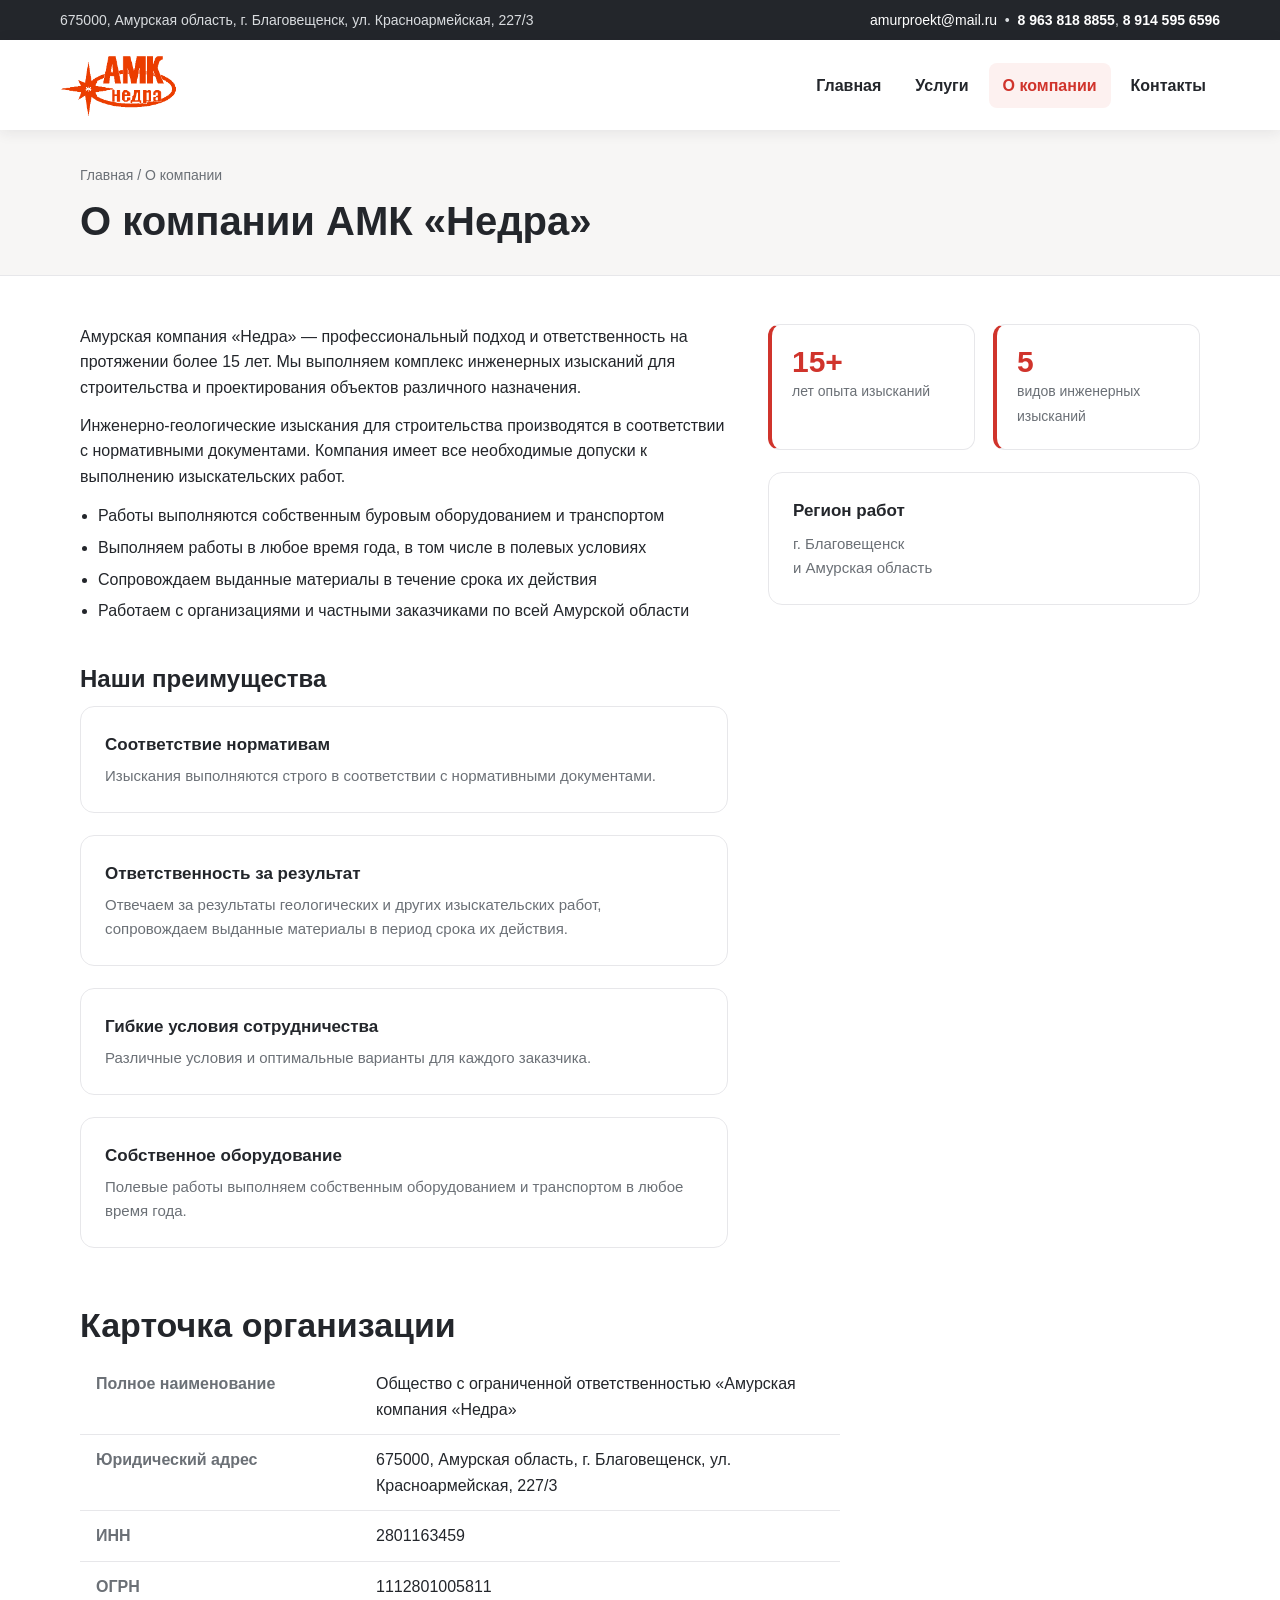
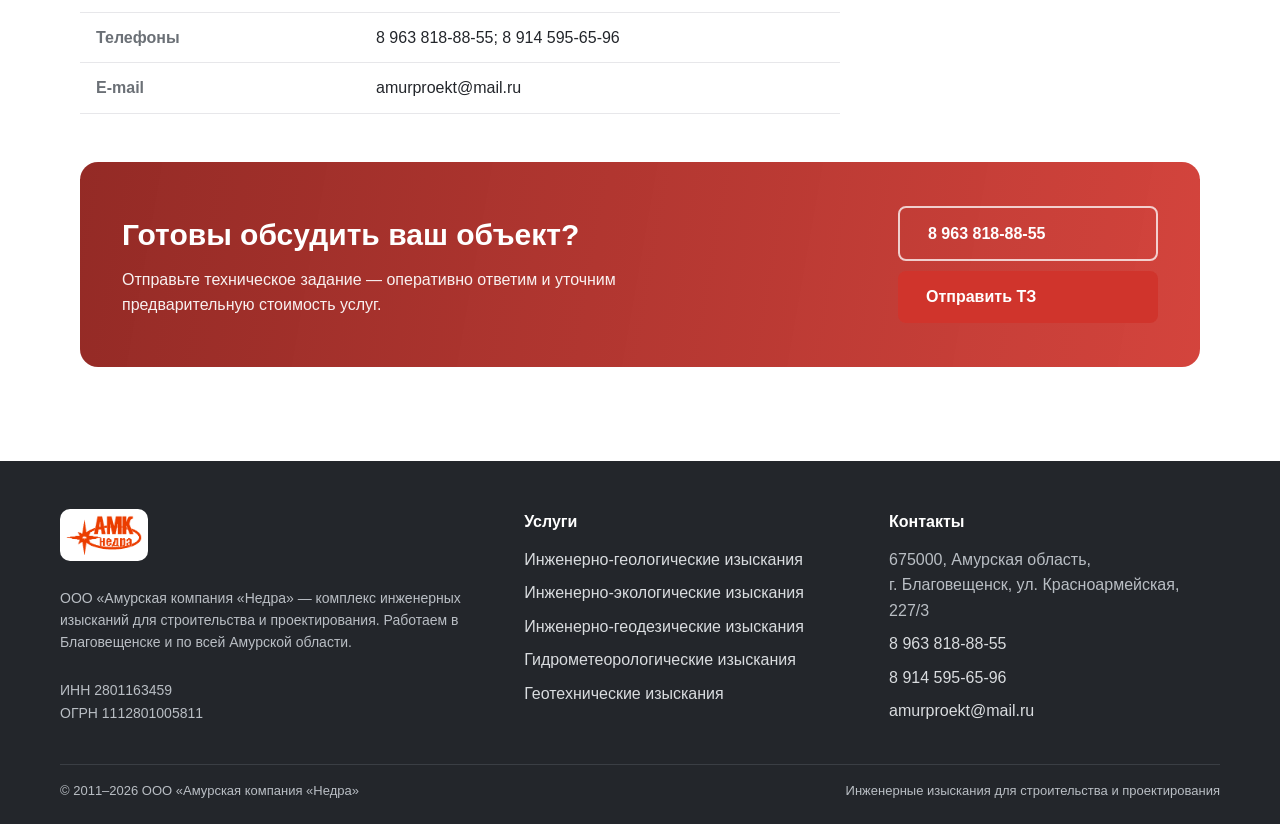
<file: company.html>
<!DOCTYPE html>
<html lang="ru">
<head>
  <meta charset="UTF-8">
  <meta name="viewport" content="width=device-width, initial-scale=1">
  <title>О компании — ООО «Амурская компания «Недра», Благовещенск</title>
  <meta name="description" content="ООО «Амурская компания «Недра»: профессиональный подход и ответственность на протяжении более 15 лет. Инженерные изыскания для строительства и проектирования в Амурской области. Реквизиты организации.">
  <link rel="icon" href="img/logo.png" type="image/png">
  <link rel="stylesheet" href="css/style.css">
</head>
<body>

<div class="topbar">
  <div class="container topbar-in">
    <span>675000, Амурская область, г. Благовещенск, ул. Красноармейская, 227/3</span>
    <span><a href="mailto:amurproekt@mail.ru">amurproekt@mail.ru</a> &nbsp;•&nbsp; <b><a href="tel:+79638188855">8 963 818 8855</a></b>, <b><a href="tel:+79145956596">8 914 595 6596</a></b></span>
  </div>
</div>

<header class="header">
  <input type="checkbox" id="nav-toggle" class="nav-toggle-input">
  <div class="container header-in">
    <a href="index.html" class="logo"><img src="img/logo.png" alt="АМК Недра"></a>
    <label for="nav-toggle" class="burger" aria-label="Открыть меню"><span></span></label>
    <nav class="nav">
      <ul>
        <li><a href="index.html">Главная</a></li>
        <li class="has-sub"><a href="index.html#services">Услуги</a>
          <ul class="sub">
            <li><a href="services/geologiya.html">Инженерно-геологические изыскания</a></li>
            <li><a href="services/ekologiya.html">Инженерно-экологические изыскания</a></li>
            <li><a href="services/geodeziya.html">Инженерно-геодезические изыскания</a></li>
            <li><a href="services/gidrometeorologiya.html">Инженерно-гидрометеорологические изыскания</a></li>
            <li><a href="services/geotehnika.html">Инженерно-геотехнические изыскания</a></li>
          </ul>
        </li>
        <li class="active"><a href="company.html">О компании</a></li>
        <li><a href="contacts.html">Контакты</a></li>
      </ul>
    </nav>
  </div>
</header>

<div class="page-head">
  <div class="container">
    <div class="crumbs"><a href="index.html">Главная</a> / О компании</div>
    <h1>О компании АМК «Недра»</h1>
  </div>
</div>

<main class="content">
  <div class="container">
    <div class="about-grid">
      <div class="about-text">
        <p>Амурская компания «Недра» — профессиональный подход и ответственность на протяжении более 15 лет. Мы выполняем комплекс инженерных изысканий для строительства и проектирования объектов различного назначения.</p>
        <p>Инженерно-геологические изыскания для строительства производятся в соответствии с нормативными документами. Компания имеет все необходимые допуски к выполнению изыскательских работ.</p>
        <ul>
          <li>Работы выполняются собственным буровым оборудованием и транспортом</li>
          <li>Выполняем работы в любое время года, в том числе в полевых условиях</li>
          <li>Сопровождаем выданные материалы в течение срока их действия</li>
          <li>Работаем с организациями и частными заказчиками по всей Амурской области</li>
        </ul>

        <h2 class="section-title" style="font-size:24px;margin-top:40px;">Наши преимущества</h2>
        <div class="adv" style="grid-template-columns:1fr;">
          <div class="adv-item"><b>Соответствие нормативам</b><p>Изыскания выполняются строго в соответствии с нормативными документами.</p></div>
          <div class="adv-item"><b>Ответственность за результат</b><p>Отвечаем за результаты геологических и других изыскательских работ, сопровождаем выданные материалы в период срока их действия.</p></div>
          <div class="adv-item"><b>Гибкие условия сотрудничества</b><p>Различные условия и оптимальные варианты для каждого заказчика.</p></div>
          <div class="adv-item"><b>Собственное оборудование</b><p>Полевые работы выполняем собственным оборудованием и транспортом в любое время года.</p></div>
        </div>
      </div>

      <aside>
        <div class="numbers">
          <div class="number"><b>15+</b><span>лет опыта изысканий</span></div>
          <div class="number"><b>5</b><span>видов инженерных изысканий</span></div>
        </div>

        <div class="contact-card" style="margin-top:22px;">
          <b>Регион работ</b>
          <p style="color:var(--gray);font-size:15px;">г. Благовещенск<br>и Амурская область</p>
        </div>
      </aside>
    </div>

    <h2 class="section-title" style="margin-top:56px;">Карточка организации</h2>
    <table class="requisites">
      <tr><th>Полное наименование</th><td>Общество с ограниченной ответственностью «Амурская компания «Недра»</td></tr>
      <tr><th>Юридический адрес</th><td>675000, Амурская область, г. Благовещенск, ул. Красноармейская, 227/3</td></tr>
      <tr><th>ИНН</th><td>2801163459</td></tr>
      <tr><th>ОГРН</th><td>1112801005811</td></tr>
      
      <tr><th>Телефоны</th><td>8 963 818-88-55; 8 914 595-65-96</td></tr>
      <tr><th>E-mail</th><td>amurproekt@mail.ru</td></tr>
    </table>

    <div class="cta" style="margin-top:48px;">
      <div>
        <h2>Готовы обсудить ваш объект?</h2>
        <p>Отправьте техническое задание — оперативно ответим и уточним предварительную стоимость услуг.</p>
      </div>
      <div class="cta-actions">
        <a class="btn btn-outline" href="tel:+79638188855">8 963 818-88-55</a>
        <a class="btn btn-red" href="mailto:amurproekt@mail.ru">Отправить ТЗ</a>
      </div>
    </div>
  </div>
</main>

<footer class="footer">
  <div class="container footer-in">
    <div>
      <div class="logo-line"><img src="img/logo.png" alt="АМК Недра"></div>
      <br>
      <p>ООО «Амурская компания «Недра» — комплекс инженерных изысканий для строительства и проектирования. Работаем в Благовещенске и по всей Амурской области.</p>
      <br>
      <p>ИНН 2801163459<br>ОГРН 1112801005811</p>
    </div>
    <div>
      <h4>Услуги</h4>
      <ul>
        <li><a href="services/geologiya.html">Инженерно-геологические изыскания</a></li>
        <li><a href="services/ekologiya.html">Инженерно-экологические изыскания</a></li>
        <li><a href="services/geodeziya.html">Инженерно-геодезические изыскания</a></li>
        <li><a href="services/gidrometeorologiya.html">Гидрометеорологические изыскания</a></li>
        <li><a href="services/geotehnika.html">Геотехнические изыскания</a></li>
      </ul>
    </div>
    <div>
      <h4>Контакты</h4>
      <ul>
        <li>675000, Амурская область,<br>г. Благовещенск, ул. Красноармейская, 227/3</li>
        <li><a href="tel:+79638188855">8 963 818-88-55</a></li>
        <li><a href="tel:+79145956596">8 914 595-65-96</a></li>
        <li><a href="mailto:amurproekt@mail.ru">amurproekt@mail.ru</a></li>
      </ul>
    </div>
  </div>
  <div class="container copy">
    <span>© 2011–2026 ООО «Амурская компания «Недра»</span>
    <span>Инженерные изыскания для строительства и проектирования</span>
  </div>
</footer>

<script src="js/main.js"></script>
</body>
</html>
</file>
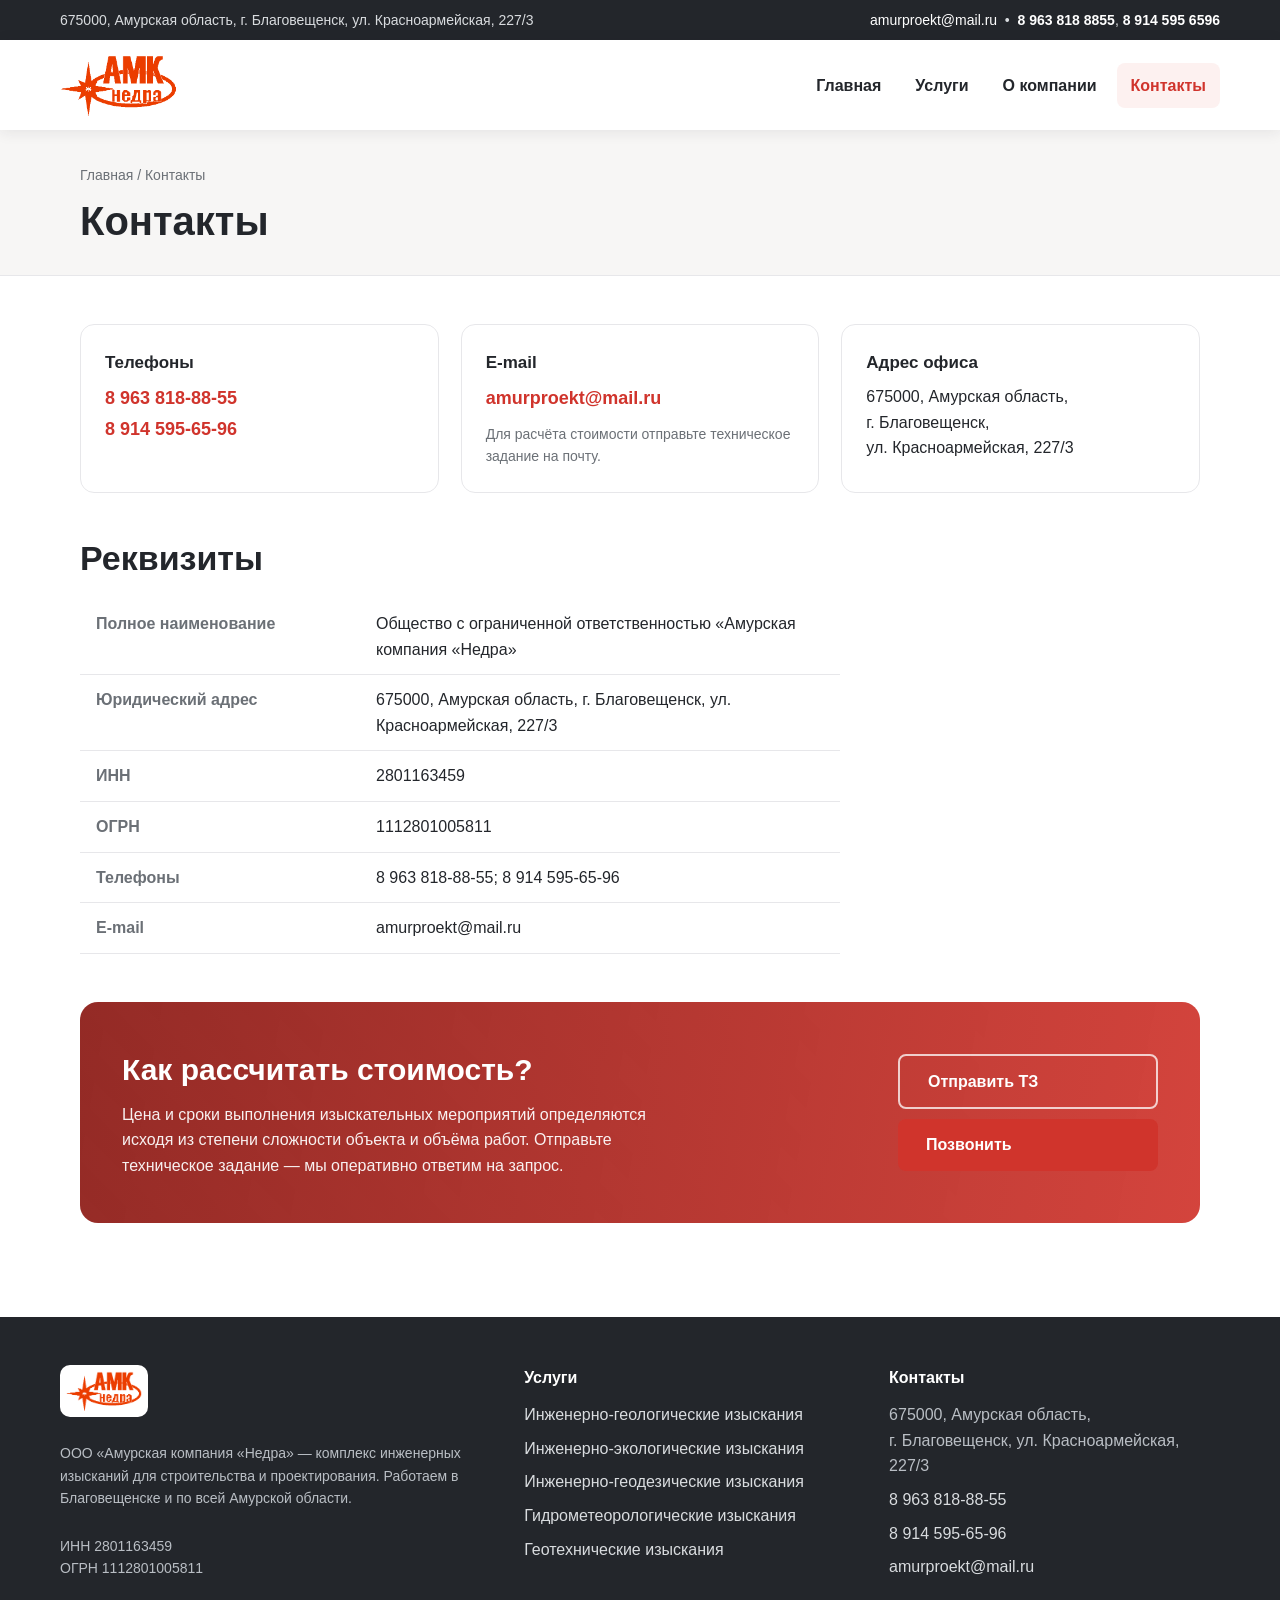
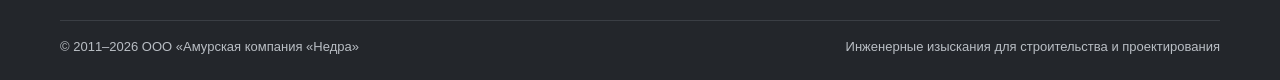
<file: contacts.html>
<!DOCTYPE html>
<html lang="ru">
<head>
  <meta charset="UTF-8">
  <meta name="viewport" content="width=device-width, initial-scale=1">
  <title>Контакты — ООО «Амурская компания «Недра», Благовещенск</title>
  <meta name="description" content="Контакты ООО «Амурская компания «Недра»: г. Благовещенск, ул. Красноармейская, 227/3. Тел.: 8 963 818-88-55, 8 914 595-65-96. E-mail: amurproekt@mail.ru. Реквизиты организации.">
  <link rel="icon" href="img/logo.png" type="image/png">
  <link rel="stylesheet" href="css/style.css">
</head>
<body>

<div class="topbar">
  <div class="container topbar-in">
    <span>675000, Амурская область, г. Благовещенск, ул. Красноармейская, 227/3</span>
    <span><a href="mailto:amurproekt@mail.ru">amurproekt@mail.ru</a> &nbsp;•&nbsp; <b><a href="tel:+79638188855">8 963 818 8855</a></b>, <b><a href="tel:+79145956596">8 914 595 6596</a></b></span>
  </div>
</div>

<header class="header">
  <input type="checkbox" id="nav-toggle" class="nav-toggle-input">
  <div class="container header-in">
    <a href="index.html" class="logo"><img src="img/logo.png" alt="АМК Недра"></a>
    <label for="nav-toggle" class="burger" aria-label="Открыть меню"><span></span></label>
    <nav class="nav">
      <ul>
        <li><a href="index.html">Главная</a></li>
        <li class="has-sub"><a href="index.html#services">Услуги</a>
          <ul class="sub">
            <li><a href="services/geologiya.html">Инженерно-геологические изыскания</a></li>
            <li><a href="services/ekologiya.html">Инженерно-экологические изыскания</a></li>
            <li><a href="services/geodeziya.html">Инженерно-геодезические изыскания</a></li>
            <li><a href="services/gidrometeorologiya.html">Инженерно-гидрометеорологические изыскания</a></li>
            <li><a href="services/geotehnika.html">Инженерно-геотехнические изыскания</a></li>
          </ul>
        </li>
        <li><a href="company.html">О компании</a></li>
        <li class="active"><a href="contacts.html">Контакты</a></li>
      </ul>
    </nav>
  </div>
</header>

<div class="page-head">
  <div class="container">
    <div class="crumbs"><a href="index.html">Главная</a> / Контакты</div>
    <h1>Контакты</h1>
  </div>
</div>

<main class="content">
  <div class="container">
    <div class="contacts-grid">
      <div class="contact-card">
        <b>Телефоны</b>
        <a href="tel:+79638188855">8 963 818-88-55</a>
        <a href="tel:+79145956596">8 914 595-65-96</a>
      </div>
      <div class="contact-card">
        <b>E-mail</b>
        <a href="mailto:amurproekt@mail.ru">amurproekt@mail.ru</a>
        <p style="color:var(--gray);font-size:14px;margin-top:10px;">Для расчёта стоимости отправьте техническое задание на почту.</p>
      </div>
      <div class="contact-card">
        <b>Адрес офиса</b>
        <p style="font-size:16px;">675000, Амурская область,<br>г. Благовещенск,<br>ул. Красноармейская, 227/3</p>
      </div>
    </div>

    <h2 class="section-title" style="margin-bottom:20px;">Реквизиты</h2>
    <table class="requisites">
      <tr><th>Полное наименование</th><td>Общество с ограниченной ответственностью «Амурская компания «Недра»</td></tr>
      <tr><th>Юридический адрес</th><td>675000, Амурская область, г. Благовещенск, ул. Красноармейская, 227/3</td></tr>
      <tr><th>ИНН</th><td>2801163459</td></tr>
      <tr><th>ОГРН</th><td>1112801005811</td></tr>
      
      <tr><th>Телефоны</th><td>8 963 818-88-55; 8 914 595-65-96</td></tr>
      <tr><th>E-mail</th><td>amurproekt@mail.ru</td></tr>
    </table>

    <div class="cta" style="margin-top:48px;">
      <div>
        <h2>Как рассчитать стоимость?</h2>
        <p>Цена и сроки выполнения изыскательных мероприятий определяются исходя из степени сложности объекта и объёма работ. Отправьте техническое задание — мы оперативно ответим на запрос.</p>
      </div>
      <div class="cta-actions">
        <a class="btn btn-outline" href="mailto:amurproekt@mail.ru">Отправить ТЗ</a>
        <a class="btn btn-red" href="tel:+79638188855">Позвонить</a>
      </div>
    </div>
  </div>
</main>

<footer class="footer">
  <div class="container footer-in">
    <div>
      <div class="logo-line"><img src="img/logo.png" alt="АМК Недра"></div>
      <br>
      <p>ООО «Амурская компания «Недра» — комплекс инженерных изысканий для строительства и проектирования. Работаем в Благовещенске и по всей Амурской области.</p>
      <br>
      <p>ИНН 2801163459<br>ОГРН 1112801005811</p>
    </div>
    <div>
      <h4>Услуги</h4>
      <ul>
        <li><a href="services/geologiya.html">Инженерно-геологические изыскания</a></li>
        <li><a href="services/ekologiya.html">Инженерно-экологические изыскания</a></li>
        <li><a href="services/geodeziya.html">Инженерно-геодезические изыскания</a></li>
        <li><a href="services/gidrometeorologiya.html">Гидрометеорологические изыскания</a></li>
        <li><a href="services/geotehnika.html">Геотехнические изыскания</a></li>
      </ul>
    </div>
    <div>
      <h4>Контакты</h4>
      <ul>
        <li>675000, Амурская область,<br>г. Благовещенск, ул. Красноармейская, 227/3</li>
        <li><a href="tel:+79638188855">8 963 818-88-55</a></li>
        <li><a href="tel:+79145956596">8 914 595-65-96</a></li>
        <li><a href="mailto:amurproekt@mail.ru">amurproekt@mail.ru</a></li>
      </ul>
    </div>
  </div>
  <div class="container copy">
    <span>© 2011–2026 ООО «Амурская компания «Недра»</span>
    <span>Инженерные изыскания для строительства и проектирования</span>
  </div>
</footer>

<script src="js/main.js"></script>
</body>
</html>
</file>
<file: css/style.css>
:root {
  --red: #d0342c;
  --red-dark: #a8261f;
  --red-deep: #8e1f1a;
  --ink: #23262b;
  --gray: #6b7076;
  --line: #e7e7ea;
  --bg-soft: #f7f6f5;
  --white: #ffffff;
  --shadow: 0 10px 30px rgba(35, 38, 43, .08);
}

* { margin: 0; padding: 0; box-sizing: border-box; }

html { scroll-behavior: smooth; }
html, body { overflow-x: hidden; }

body {
  font-family: "Segoe UI", Arial, Helvetica, sans-serif;
  color: var(--ink);
  background: var(--white);
  line-height: 1.6;
}

img { display: block; max-width: 100%; }

a { color: var(--red); text-decoration: none; transition: color .22s ease, background-color .22s ease, border-color .22s ease; }
a:hover { text-decoration: underline; }

.container { max-width: 1160px; margin: 0 auto; padding: 0 20px; }

.section { padding: 64px 0; }
.section.soft { background: var(--bg-soft); }

.section-title {
  font-size: clamp(24px, 3vw, 34px);
  line-height: 1.25;
  margin-bottom: 12px;
}

.section-sub {
  color: var(--gray);
  max-width: 720px;
  margin-bottom: 36px;
}

.red-bar { width: 56px; height: 4px; background: var(--red); border-radius: 2px; margin-bottom: 18px; }

.btn {
  display: inline-block;
  padding: 13px 28px;
  border-radius: 8px;
  font-weight: 600;
  font-size: 16px;
  transition: background-color .25s ease, color .25s ease, border-color .25s ease, transform .25s ease, box-shadow .25s ease;
}
.btn:hover { text-decoration: none; transform: translateY(-1px); }
.btn-red { background: var(--red); color: #fff; }
.btn-red:hover { background: var(--red-dark); }
.btn-outline { border: 2px solid rgba(255,255,255,.75); color: #fff; }
.btn-outline:hover { background: rgba(255,255,255,.12); }
.btn-dark { border: 2px solid var(--red); color: var(--red); }
.btn-dark:hover { background: var(--red); color: #fff; }

.topbar { background: var(--ink); color: #d9dcdf; font-size: 14px; }
.topbar-in { display: flex; justify-content: space-between; align-items: center; gap: 16px; padding: 9px 0; flex-wrap: wrap; }
.topbar a { color: #fff; }
.topbar span b { color: #fff; }

.header { position: sticky; top: 0; z-index: 50; background: #fff; box-shadow: 0 2px 14px rgba(35,38,43,.09); }
.header-in { display: flex; align-items: center; gap: 28px; padding: 14px 0; }
.logo img { height: 62px; width: auto; }
.nav-toggle-input { display: none; }
.nav { margin-left: auto; }
.nav ul { list-style: none; display: flex; gap: 6px; align-items: center; }
.nav a { display: block; padding: 10px 14px; color: var(--ink); font-weight: 600; border-radius: 8px; }
.nav a:hover, .nav .active > a { color: var(--red); text-decoration: none; background: #fdf1f0; }
.has-sub { position: relative; }
.nav ul.sub {
  position: absolute; top: 100%; left: 0; min-width: 320px;
  background: #fff; border: 1px solid var(--line); border-radius: 10px;
  box-shadow: var(--shadow); padding: 8px;
  flex-direction: column; gap: 2px !important;
  opacity: 0; visibility: hidden; transform: translateY(12px);
  pointer-events: none;
  transition: opacity .28s ease, transform .28s ease, visibility 0s linear .28s;
}
.has-sub:hover ul.sub {
  opacity: 1; visibility: visible; transform: translateY(0);
  pointer-events: auto;
  transition: opacity .28s ease, transform .28s ease;
}
.sub a { font-weight: 500 !important; white-space: nowrap; }
.burger { display: none; margin-left: auto; width: 44px; height: 44px; border: 1px solid var(--line); border-radius: 8px; cursor: pointer; position: relative; }
.burger span { position: absolute; left: 11px; right: 11px; top: 19px; height: 2px; background: var(--ink); transition: .2s; }
.burger span::before, .burger span::after { content: ""; position: absolute; left: 0; right: 0; height: 2px; background: var(--ink); transition: .2s; }
.burger span::before { top: -7px; }
.burger span::after { top: 7px; }

.hero {
  position: relative;
  background:
    linear-gradient(100deg, rgba(142,31,26,.94) 8%, rgba(208,52,44,.9) 55%, rgba(168,38,31,.88) 100%),
    repeating-linear-gradient(45deg, rgba(255,255,255,.05) 0 22px, transparent 22px 44px);
  color: #fff;
}
.hero-in { padding: 84px 0 92px; max-width: 800px; }
.hero-kicker { display: inline-flex; align-items: center; gap: 10px; background: rgba(255,255,255,.14); border: 1px solid rgba(255,255,255,.35); padding: 7px 16px; border-radius: 999px; font-size: 14px; font-weight: 600; letter-spacing: .04em; text-transform: uppercase; }
.hero h1 { font-size: clamp(30px, 4.6vw, 52px); line-height: 1.15; margin: 22px 0 16px; }
.hero p { font-size: clamp(16px, 2vw, 20px); opacity: .95; max-width: 640px; }
.hero-actions { display: flex; gap: 14px; flex-wrap: wrap; margin-top: 30px; }
.hero-facts { display: flex; gap: 40px; flex-wrap: wrap; margin-top: 46px; }
.fact b { display: block; font-size: 30px; line-height: 1.1; }
.fact span { font-size: 14px; opacity: .85; }

.cards { display: grid; grid-template-columns: repeat(3, 1fr); gap: 22px; }
.card {
  background: #fff; border: 1px solid var(--line); border-radius: 14px;
  padding: 26px; display: flex; flex-direction: column; gap: 12px;
  transition: box-shadow .35s ease, transform .35s ease, border-color .35s ease;
}
.card:hover { box-shadow: var(--shadow); transform: translateY(-3px); border-color: #f0cfcd; }
.card h3 { font-size: 19px; line-height: 1.3; }
.card p { color: var(--gray); font-size: 15px; flex-grow: 1; }
.card .more { font-weight: 700; }
.icon-badge {
  width: 54px; height: 54px; border-radius: 12px; background: #fdf1f0;
  display: grid; place-items: center; color: var(--red);
}

.adv { display: grid; grid-template-columns: repeat(4, 1fr); gap: 22px; }
.adv-item { background: #fff; border-radius: 14px; padding: 24px; border: 1px solid var(--line); }
.adv-item b { display: block; margin-bottom: 6px; font-size: 17px; }
.adv-item p { color: var(--gray); font-size: 15px; }
.adv-item .icon-badge { margin-bottom: 14px; }

.gallery { display: grid; grid-template-columns: repeat(5, 1fr); gap: 16px; }
.gallery figure { border-radius: 12px; overflow: hidden; box-shadow: var(--shadow); aspect-ratio: 9 / 14; background: var(--bg-soft); }
.gallery img { width: 100%; height: 100%; object-fit: cover; transition: transform .5s ease; }
.gallery figure:hover img { transform: scale(1.05); }

.steps { counter-reset: step; display: grid; grid-template-columns: repeat(3, 1fr); gap: 22px; }
.step { position: relative; padding: 24px 22px 20px 68px; background: #fff; border: 1px solid var(--line); border-radius: 14px; }
.step::before {
  counter-increment: step; content: counter(step);
  position: absolute; left: 18px; top: 22px;
  width: 36px; height: 36px; border-radius: 50%;
  background: var(--red); color: #fff; font-weight: 700;
  display: grid; place-items: center;
}
.step b { display: block; margin-bottom: 4px; }
.step p { color: var(--gray); font-size: 15px; }

.about-grid { display: grid; grid-template-columns: 1.2fr .8fr; gap: 40px; align-items: start; }
.about-text p + p { margin-top: 12px; }
.about-text ul { margin: 14px 0 0 18px; }
.about-text li + li { margin-top: 6px; }
.numbers { display: grid; grid-template-columns: 1fr 1fr; gap: 18px; }
.number { background: #fff; border: 1px solid var(--line); border-left: 4px solid var(--red); border-radius: 12px; padding: 20px; }
.number b { font-size: 30px; display: block; line-height: 1.1; color: var(--red); }
.number span { color: var(--gray); font-size: 14px; }

.cta {
  background:
    linear-gradient(100deg, rgba(142,31,26,.95), rgba(208,52,44,.92)),
    repeating-linear-gradient(45deg, rgba(255,255,255,.05) 0 22px, transparent 22px 44px);
  color: #fff; border-radius: 18px; padding: 44px 42px;
  display: flex; justify-content: space-between; align-items: center; gap: 28px; flex-wrap: wrap;
}
.cta h2 { font-size: clamp(22px, 2.6vw, 30px); margin-bottom: 8px; }
.cta p { opacity: .93; max-width: 560px; }
.cta-actions { display: flex; flex-direction: column; gap: 10px; min-width: 260px; }

.page-head { background: var(--bg-soft); border-bottom: 1px solid var(--line); padding: 34px 0 30px; }
.crumbs { font-size: 14px; color: var(--gray); margin-bottom: 10px; }
.crumbs a { color: var(--gray); }
.page-head h1 { font-size: clamp(26px, 3.4vw, 40px); line-height: 1.2; }

.content { padding: 48px 0 64px; }
.content .lead { font-size: 18px; color: #3c4046; max-width: 860px; }
.works { margin: 28px 0 8px; display: grid; grid-template-columns: 1fr 1fr; gap: 14px 28px; list-style: none; }
.works li { display: flex; gap: 12px; align-items: flex-start; padding: 14px 16px; background: #fff; border: 1px solid var(--line); border-radius: 10px; }
.works li::before { content: ""; flex: 0 0 auto; width: 8px; height: 8px; border-radius: 50%; background: var(--red); margin-top: 9px; }

.info-note {
  margin: 34px 0; background: #fdf1f0; border: 1px solid #f0cfcd; border-left: 5px solid var(--red);
  border-radius: 12px; padding: 22px 26px; max-width: 900px;
}
.info-note b { color: var(--red-dark); }

.service-nav { display: flex; flex-wrap: wrap; gap: 10px; margin-top: 40px; }
.service-nav a { border: 1px solid var(--line); border-radius: 999px; padding: 8px 18px; font-weight: 600; color: var(--ink); }
.service-nav a:hover { border-color: var(--red); color: var(--red); text-decoration: none; }

.contacts-grid { display: grid; grid-template-columns: repeat(3, 1fr); gap: 22px; margin-bottom: 44px; }
.contact-card { background: #fff; border: 1px solid var(--line); border-radius: 14px; padding: 24px; }
.contact-card b { display: block; margin-bottom: 8px; font-size: 17px; }
.contact-card a { display: block; font-size: 18px; font-weight: 700; margin-top: 2px; }

.requisites { width: 100%; border-collapse: collapse; max-width: 760px; }
.requisites th, .requisites td { text-align: left; padding: 12px 16px; border-bottom: 1px solid var(--line); vertical-align: top; }
.requisites th { width: 280px; color: var(--gray); font-weight: 600; }

.footer { background: var(--ink); color: #b9bec4; margin-top: 30px; }
.footer-in { display: grid; grid-template-columns: 1.3fr 1fr 1fr; gap: 34px; padding: 48px 0 40px; }
.footer h4 { color: #fff; margin-bottom: 12px; font-size: 16px; }
.footer a { color: #d9dcdf; }
.footer .logo-line img { height: 52px; background: #fff; border-radius: 10px; padding: 6px; }
.footer p { font-size: 14px; }
.footer ul { list-style: none; }
.footer li + li { margin-top: 8px; }
.copy { border-top: 1px solid #3a3e44; padding: 16px 0 22px; font-size: 13px; display: flex; justify-content: space-between; gap: 12px; flex-wrap: wrap; }

@media (max-width: 1020px) {
  .cards, .adv, .steps, .contacts-grid { grid-template-columns: repeat(2, 1fr); }
  .gallery { grid-template-columns: repeat(3, 1fr); }
  .about-grid { grid-template-columns: 1fr; }
  .footer-in { grid-template-columns: 1fr 1fr; }
}

@media (max-width: 760px) {
  .container { padding: 0 16px; }
  .topbar { font-size: 13px; }
  .topbar-in { flex-direction: column; align-items: center; text-align: center; gap: 6px; padding: 10px 0; }
  .topbar-in span:first-child { font-size: 12px; line-height: 1.4; max-width: 300px; }
  .header-in { padding: 10px 0; gap: 16px; }
  .logo img { height: 48px; }
  .burger { display: block; width: 44px; height: 44px; }
  .nav {
    display: block; position: absolute; left: 0; right: 0; top: 100%;
    background: #fff; border-bottom: 1px solid var(--line);
    box-shadow: 0 12px 30px rgba(0, 0, 0, .12); padding: 12px 16px 16px;
    max-height: calc(100vh - 70px); overflow-y: auto;
    transform: translateX(100%); opacity: 0; visibility: hidden;
    transition: transform .32s ease, opacity .32s ease, visibility 0s linear .32s;
  }
  .nav ul { flex-direction: column; align-items: stretch; gap: 2px; }
  .nav a { padding: 14px 14px; font-size: 16px; }
  .nav ul.sub { position: static; opacity: 1; visibility: visible; transform: none; pointer-events: auto; transition: none; box-shadow: none; border: none; border-left: 2px solid var(--line); border-radius: 0; padding: 4px 0 4px 12px; margin: 4px 0 4px 14px; min-width: 0; gap: 2px !important; }
  .nav ul.sub a { font-size: 15px; padding: 10px 12px; white-space: normal; }
  .nav-toggle-input:checked ~ .header-in .nav { transform: translateX(0); opacity: 1; visibility: visible; transition: transform .32s ease, opacity .32s ease; }
  .nav-toggle-input:checked ~ .header-in .burger span { background: transparent; }
  .nav-toggle-input:checked ~ .header-in .burger span::before { transform: translateY(7px) rotate(45deg); }
  .nav-toggle-input:checked ~ .header-in .burger span::after { transform: translateY(-7px) rotate(-45deg); }
  .hero-in { padding: 44px 0 48px; text-align: center; }
  .hero h1 { font-size: 28px; }
  .hero p { font-size: 16px; margin-left: auto; margin-right: auto; }
  .hero-kicker { margin-left: auto; margin-right: auto; justify-content: center; }
  .hero-actions { flex-direction: column; align-items: center; }
  .hero-actions .btn { width: 100%; text-align: center; max-width: 320px; }
  .hero-facts { gap: 20px; margin-top: 32px; justify-content: center; }
  .fact b { font-size: 26px; }
  .section { padding: 44px 0; }
  .section-title, .section-sub { text-align: center; margin-left: auto; margin-right: auto; }
  .cards, .adv, .steps, .contacts-grid, .numbers { grid-template-columns: 1fr; }
  .card, .adv-item, .contact-card, .info-note { text-align: center; }
  .card .icon-badge, .adv-item .icon-badge { margin-left: auto; margin-right: auto; }
  .card { padding: 22px; }
  .works { grid-template-columns: 1fr; gap: 12px; }
  .gallery { grid-template-columns: repeat(2, 1fr); gap: 10px; }
  .gallery figure { aspect-ratio: 3 / 4; }
  .steps { gap: 14px; }
  .step { text-align: center; padding: 58px 18px 18px 18px; }
  .step::before { left: 50%; transform: translateX(-50%); top: 14px; }
  .about-grid { gap: 28px; text-align: center; }
  .about-text ul { text-align: left; display: inline-block; margin: 14px auto 0; }
  .cta { padding: 28px 20px; border-radius: 14px; text-align: center; }
  .cta-actions { min-width: 0; width: 100%; }
  .cta-actions .btn { width: 100%; text-align: center; }
  .page-head { padding: 24px 0 20px; text-align: center; }
  .page-head h1 { font-size: 26px; text-align: center; }
  .crumbs { text-align: center; }
  .content { padding: 32px 0 44px; }
  .content .lead { text-align: center; margin-left: auto; margin-right: auto; }
  .requisites { display: block; overflow-x: auto; -webkit-overflow-scrolling: touch; }
  .requisites th { width: 140px; min-width: 140px; }
  .requisites td { min-width: 180px; }
  .contacts-grid { gap: 14px; margin-bottom: 32px; }
  .contact-card a { font-size: 16px; }
  .footer { text-align: center; }
  .footer-in { grid-template-columns: 1fr; gap: 24px; padding: 32px 0 28px; text-align: center; }
  .footer .logo-line { display: flex; justify-content: center; }
  .footer ul { display: inline-block; text-align: left; }
  .lightbox { padding: 16px; }
  .lightbox img { max-width: 96vw; max-height: 78vh; }
}
@media (max-width: 380px) {
  .hero h1 { font-size: 24px; }
  .hero-kicker { font-size: 12px; padding: 6px 12px; }
  .gallery { grid-template-columns: 1fr; }
  .gallery figure { aspect-ratio: 4 / 3; }
}

body { animation: page-in .45s ease both; }
body.no-scroll { overflow: hidden; }
body.page-exit { opacity: 0; transition: opacity .22s ease; }
@keyframes page-in {
  from { opacity: 0; }
  to { opacity: 1; }
}

.lightbox {
  position: fixed; inset: 0; z-index: 100;
  background: rgba(24, 25, 29, .93);
  display: grid; place-items: center; padding: 28px;
  opacity: 0; visibility: hidden;
  transition: opacity .32s ease, visibility 0s linear .32s;
}
.lightbox.open { opacity: 1; visibility: visible; transition: opacity .32s ease; }
.lightbox img {
  max-width: min(94vw, 760px); max-height: 90vh;
  border-radius: 12px; box-shadow: 0 24px 70px rgba(0, 0, 0, .55);
  transform: scale(.95); transition: transform .32s ease;
}
.lightbox.open img { transform: scale(1); }
.gallery figure { cursor: zoom-in; }
</file>
